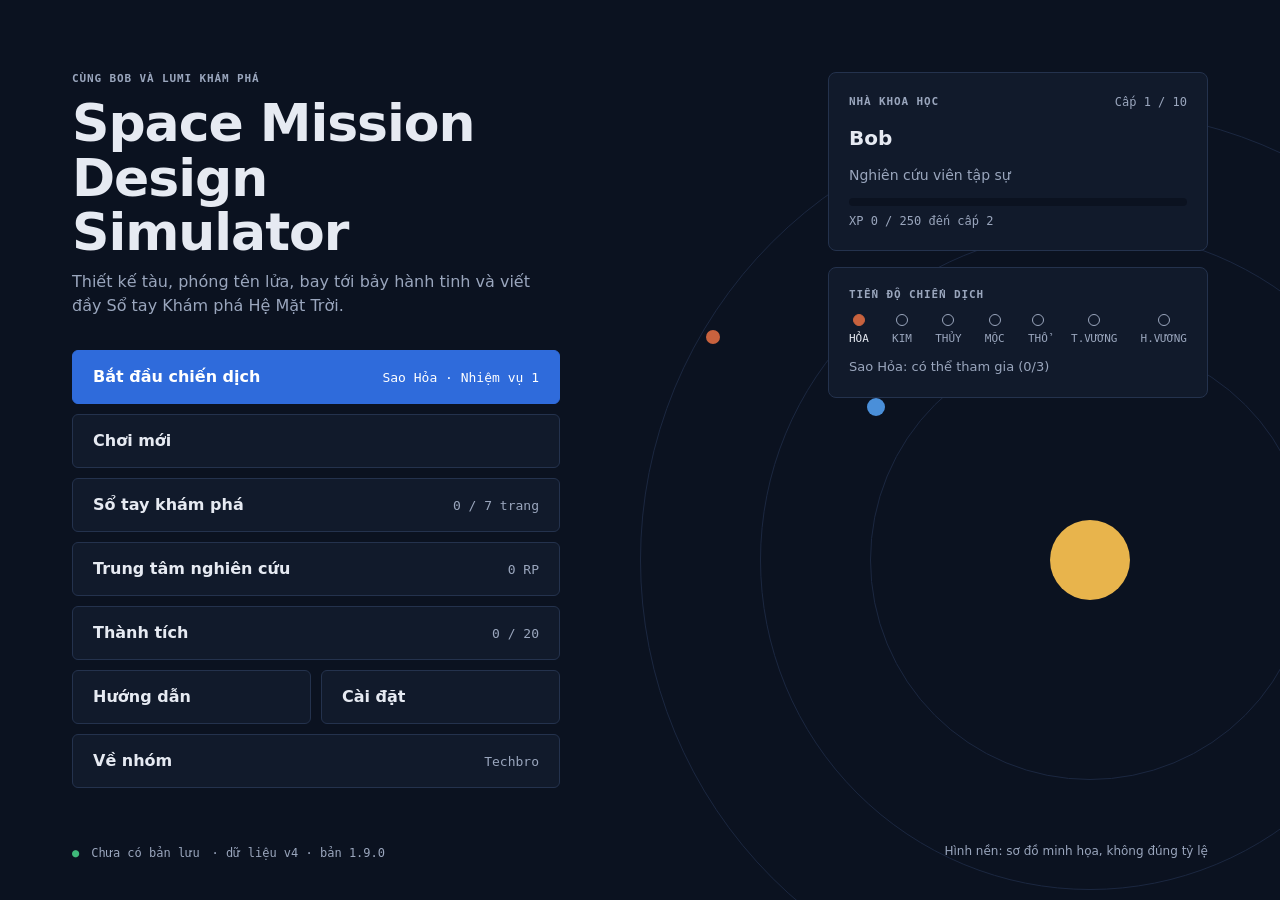
<file: index.html>
<!doctype html>
<html lang="vi">
<head>
<meta charset="utf-8">
<meta name="viewport" content="width=device-width, initial-scale=1, viewport-fit=cover">
<meta http-equiv="Content-Security-Policy" content="default-src 'self'; script-src 'self'; style-src 'self'; img-src 'self' data: blob:; connect-src 'self'; object-src 'none'; base-uri 'self'; form-action 'none'">
<meta name="description" content="Trò chơi giả lập thiết kế nhiệm vụ không gian: thiết kế tàu, quản lý tài nguyên, đưa nhiệm vụ đến bảy hành tinh. Do nhóm Techbro thực hiện.">
<meta name="theme-color" content="#0B1220">
<meta property="og:title" content="Space Mission Design Simulator">
<meta property="og:description" content="Trò chơi giả lập thiết kế nhiệm vụ không gian: thiết kế tàu, quản lý tài nguyên, đưa nhiệm vụ đến bảy hành tinh. Do nhóm Techbro thực hiện.">
<meta property="og:type" content="website">
<title>Space Mission Design Simulator</title>
<link rel="icon" type="image/svg+xml" href="favicon.svg">
<link rel="stylesheet" href="assets/game.css?v=1.9.0-06f78cbb">
<script src="assets/game.js?v=1.9.0-547c201f" defer></script>
</head>
<body>
<div id="app">
  <noscript><p class="fatal">Trò chơi cần bật JavaScript.</p></noscript>
</div>
</body>
</html>
</file>
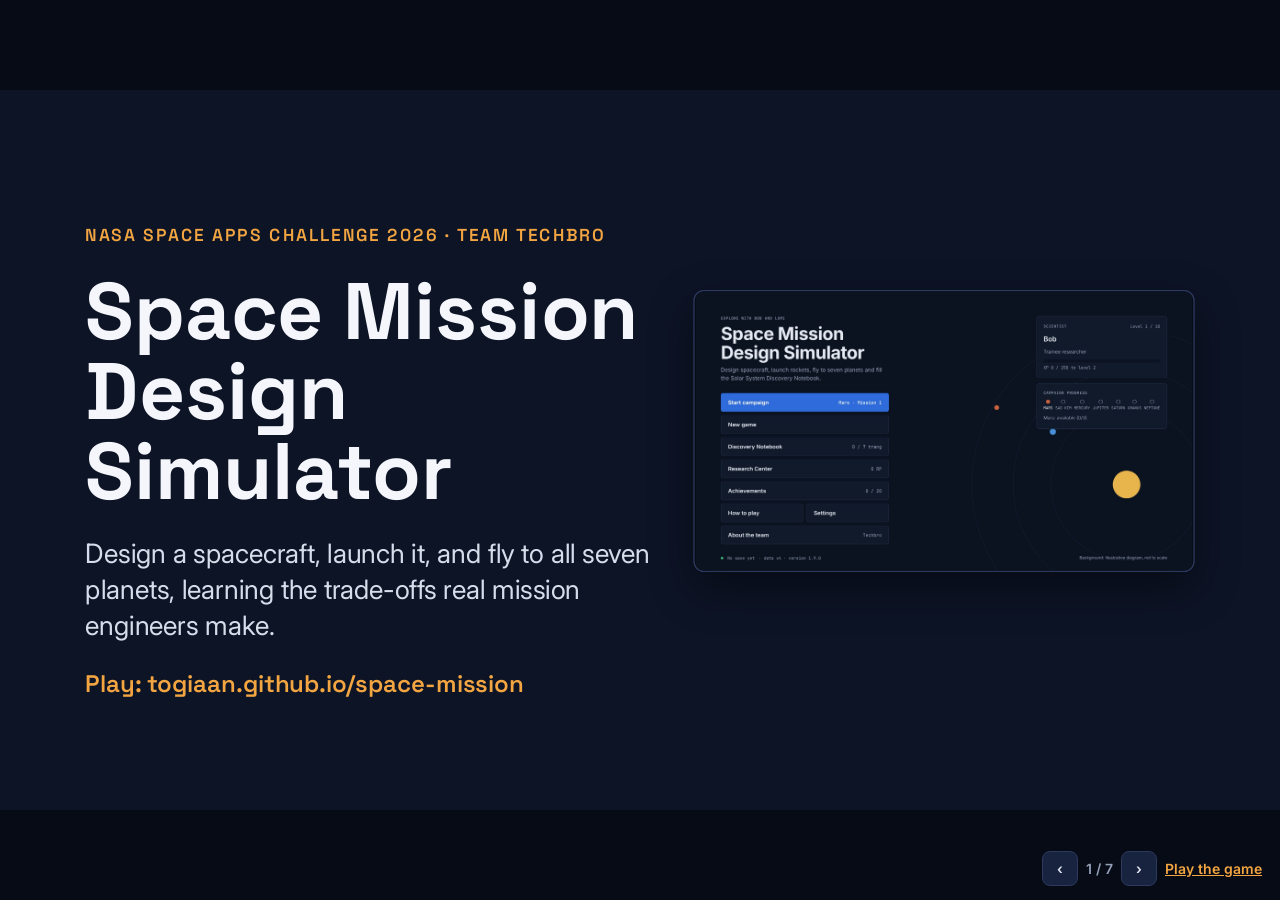
<file: demo/index.html>
<!doctype html>
<html lang="en"><head><meta charset="utf-8"><meta name="viewport" content="width=device-width,initial-scale=1">
<title>Space Mission Design Simulator – Demo</title>
<meta name="description" content="Team Techbro – NASA Space Apps Challenge 2026 project demo.">
<link rel="icon" href="../favicon.svg">
<link rel="preconnect" href="https://fonts.googleapis.com"><link rel="preconnect" href="https://fonts.gstatic.com" crossorigin>
<link rel="stylesheet" href="https://fonts.googleapis.com/css2?family=Space+Grotesk:wght@300..700&family=Inter:wght@400;600&display=swap">
<style>
*{box-sizing:border-box;margin:0}
html,body{background:#070B16;height:100%;overflow:hidden}
#stage{position:fixed;inset:0;display:flex;align-items:center;justify-content:center}
#deck{width:1920px;height:1080px;position:relative;transform-origin:center center;flex:none}
section{position:absolute;inset:0;width:1920px;height:1080px;overflow:hidden;opacity:0;pointer-events:none;transition:opacity .4s}
section.on{opacity:1;pointer-events:auto}
section:not(.on) .rise{animation:none}
ul{list-style:none}
body { font-family: 'Inter', Arial, sans-serif; color: #E8ECF4; }
section { background: #0D1426; padding: 128px; display: flex; flex-direction: column; gap: 40px; counter-increment: page; }
section.alt { background: #131D36; }
section.accent { background: #F2A541; color: #1A1408; }
h1, h2, h3 { font-family: 'Space Grotesk', Arial, sans-serif; }
h1 { font-size: 120px; font-weight: 700; line-height: 1.0; color: #F4F6FB; }
h2 { font-size: 72px; font-weight: 600; line-height: 1.05; color: #F4F6FB; }
h3 { font-size: 40px; font-weight: 600; line-height: 1.15; color: #F4F6FB; }
p { font-size: 32px; line-height: 1.4; color: #B9C3D6; }
.eyebrow { font-family: 'Space Grotesk', Arial, sans-serif; font-size: 26px; font-weight: 600; letter-spacing: 3px; color: #F2A541; }
.lead { font-size: 40px; line-height: 1.35; color: #D6DDEA; }
.small { font-size: 26px; line-height: 1.4; color: #93A0B8; }
.row { display: flex; gap: 64px; align-items: flex-start; }
.col { display: flex; flex-direction: column; gap: 28px; }
.shot { border-radius: 16px; border: 2px solid #2B3A5E; object-fit: contain; background: #070B16; box-shadow: 0 24px 64px rgba(0,0,0,0.45); }
.cards { display: grid; grid-template-columns: 1fr 1fr 1fr; gap: 28px; }
.cards2 { display: grid; grid-template-columns: 1fr 1fr; gap: 28px; }
.card { background: #18233F; border: 2px solid #26355A; border-radius: 20px; padding: 36px; display: flex; flex-direction: column; gap: 14px; }
.card .num { font-family: 'Space Grotesk', Arial, sans-serif; font-size: 72px; font-weight: 700; color: #F2A541; line-height: 1; }
.card .lbl { font-size: 28px; color: #B9C3D6; line-height: 1.35; }
.steps { display: grid; grid-template-columns: repeat(6, 1fr); gap: 20px; }
.step { background: #18233F; border: 2px solid #26355A; border-radius: 18px; padding: 28px 24px; display: flex; flex-direction: column; gap: 10px; }
.step .n { font-family: 'Space Grotesk', Arial, sans-serif; font-size: 28px; font-weight: 700; color: #6FA3FF; }
.step h3 { font-size: 34px; }
.step .d { font-size: 24px; line-height: 1.35; color: #B9C3D6; }
.pill { font-size: 26px; font-weight: 600; padding: 10px 22px; border-radius: 999px; background: #22325A; color: #DCE6FA; }
.pills { display: flex; flex-wrap: wrap; gap: 14px; }
.link { font-family: 'Space Grotesk', Arial, sans-serif; font-size: 36px; font-weight: 600; color: #F2A541; }
.accent h2 { color: #1A1408; }
.accent p { color: #3A2B10; }
.accent .eyebrow { color: #5A3C05; }
.footer { position: absolute; left: 128px; bottom: 56px; width: 1664px; font-size: 24px; color: #6F7E9C; }
.rise { animation: rise 600ms ease-out both; animation-delay: calc(var(--i, 0) * 120ms); }
@keyframes rise { from { opacity: 0; transform: translateY(24px); } to { opacity: 1; transform: translateY(0); } }

#nav{position:fixed;bottom:14px;right:18px;display:flex;gap:8px;align-items:center;font:600 14px Inter,Arial,sans-serif;color:#93A0B8;z-index:5}
#nav button{background:#18233F;color:#E8ECF4;border:1px solid #2B3A5E;border-radius:8px;padding:8px 14px;font:inherit;cursor:pointer}
#nav a{color:#F2A541}
@media print{
  @page{size:1920px 1080px;margin:0}
  html,body{height:auto;overflow:visible;background:none}
  #stage{position:static;display:block} #deck{transform:none!important;height:auto}
  section{position:relative;opacity:1;page-break-after:always;break-after:page}
  .rise{animation:none!important} #nav{display:none}
}
</style></head><body>
<div id="stage"><div id="deck">
<section id="cover" data-transition="fade" style="padding:0">

<div style="position:absolute; left:128px; top:200px; width:860px; display:flex; flex-direction:column; gap:36px">
<p class="eyebrow">NASA SPACE APPS CHALLENGE 2026 · TEAM TECHBRO</p>
<h1 class="rise">Space Mission Design Simulator</h1>
<p class="lead rise" style="--i:1">Design a spacecraft, launch it, and fly to all seven planets, learning the trade-offs real mission engineers make.</p>
<p class="link rise" style="--i:2">Play: togiaan.github.io/space-mission</p>
</div>
<img class="shot rise" src="img/menu.jpg" alt="Main menu of Space Mission Design Simulator" style="position:absolute; left:1040px; top:300px; width:752px; height:423px; --i:3">
</section>
<section id="why" class="alt" data-transition="fade">
<p class="eyebrow">WHY WE BUILT IT</p>
<h2 style="width:1500px">A great mission is not the biggest rocket. It is the best balance.</h2>
<p class="lead" style="width:1400px">Real engineers juggle money, mass, power, signal and time. We wanted kids aged 9 to 14 to feel that challenge with their own hands: try, fail, read the report, and fix one part.</p>
<div class="cards" style="margin-top:24px">
<div class="card rise" style="--i:0"><p class="num">7</p><p class="lbl">planets to reach, from Mars to Neptune</p></div>
<div class="card rise" style="--i:1"><p class="num">21</p><p class="lbl">missions: flybys, orbiters and special probes</p></div>
<div class="card rise" style="--i:2"><p class="num">26</p><p class="lbl">spacecraft parts in seven groups to combine</p></div>
</div>
</section>
<section id="flow" data-transition="fade">
<p class="eyebrow">HOW A MISSION PLAYS</p>
<h2>Six steps, the same flow real mission teams follow</h2>
<div class="steps" style="margin-top:24px">
<div class="step rise" style="--i:0"><p class="n">01</p><h3>Briefing</h3><p class="d">Goal, budget and the planet’s heat, radiation and dust</p></div>
<div class="step rise" style="--i:1"><p class="n">02</p><h3>Assembly</h3><p class="d">Drag or tap parts onto a hull and watch every resource change live</p></div>
<div class="step rise" style="--i:2"><p class="n">03</p><h3>Launch</h3><p class="d">Pick a rocket strong enough for the total mass</p></div>
<div class="step rise" style="--i:3"><p class="n">04</p><h3>Flight</h3><p class="d">Steer past satellites, the ISS and asteroids, with pilot assist for younger players</p></div>
<div class="step rise" style="--i:4"><p class="n">05</p><h3>Control</h3><p class="d">Run the mission year by year and answer events like dust storms</p></div>
<div class="step rise" style="--i:5"><p class="n">06</p><h3>Report</h3><p class="d">Score, stars and a clear explanation of what to improve</p></div>
</div>
<p class="lead" style="width:1500px; margin-top:24px">Events only happen when the design is truly at its limit, so every problem traces back to a choice the player made.</p>
</section>
<section id="assembly" class="alt" data-transition="fade">
<p class="eyebrow">THE ASSEMBLY WORKSHOP</p>
<div class="row">
<div class="col" style="width:600px">
<h2>Every part is a trade-off</h2>
<p>A bigger solar panel means more power but more mass. A bigger antenna sends more data but costs budget.</p>
<div class="pills">
<p class="pill">Budget</p><p class="pill">Mass</p><p class="pill">Energy</p><p class="pill">Communication</p><p class="pill">Data</p><p class="pill">Lifespan</p><p class="pill">Fuel</p>
</div>
<p class="small">Bars turn green, amber or red, with the reason written beside them.</p>
</div>
<img class="shot rise" src="img/assembly.jpg" alt="Assembly workshop: parts catalog on the left, spacecraft layout in the middle, live resource bars on the right" style="width:1000px; height:563px">
</div>
</section>
<section id="fly" data-transition="fade">
<p class="eyebrow">FLY, OPERATE, LEARN</p>
<h2>From the launch pad to the mission report</h2>
<div class="row" style="gap:40px">
<div class="col" style="width:812px">
<img class="shot rise" src="img/flight.jpg" alt="Piloting screen: the craft leaves Earth past the International Space Station at 403 km altitude" style="width:812px; height:457px">
<p class="small">Piloting: leave Earth past the ISS, which always orbits at about 410 km.</p>
</div>
<div class="col" style="width:812px">
<img class="shot rise" style="--i:1; width:812px; height:457px" src="img/report.jpg" alt="Mission report: Perfect mission, 96 points, three stars, a new Discovery Notebook line and score by criterion">
<p class="small">Report: score by criterion, rewards and a new page for the Discovery Notebook.</p>
</div>
</div>
</section>
<section id="science" class="alt" data-transition="fade">
<p class="eyebrow">THE SCIENCE INSIDE</p>
<h2>Real physics and NASA planet data</h2>
<div class="cards">
<div class="card rise" style="--i:0"><h3>Sunlight fades with distance</h3><p class="lbl">Solar output falls with the square of the distance. Mars gets about 43% of Earth’s sunlight, Jupiter only a few percent.</p></div>
<div class="card rise" style="--i:1"><h3>Signals fade too</h3><p class="lbl">Radio strength falls with the square of the distance to Earth, so outer-planet missions need bigger antennas and more storage.</p></div>
<div class="card rise" style="--i:2"><h3>NASA data</h3><p class="lbl">Planet distances from the NASA Planetary Fact Sheet. Planet facts from NASA Solar System Exploration.</p></div>
</div>
<div class="row" style="gap:40px; align-items:center">
<img class="shot" src="img/story.jpg" alt="Story screen: Bob and his AI companion LUMI set off" style="width:400px; height:225px">
<p class="lead" style="width:1220px">Bob and his AI companion LUMI fill the <i>Solar System Discovery Notebook</i>, one page and one “Did you know?” fact per planet.</p>
</div>
</section>
<section id="team" class="accent" data-transition="fade">
<p class="eyebrow">TEAM TECHBRO · CURIOUS STUDENTS WHO LOVE TO EXPLORE</p>
<h2>Try it, fail, and try again, just like real engineers</h2>
<div class="cards" style="grid-template-columns:repeat(5,1fr); gap:20px">
<div class="card" style="background:#FBE7C4; border-color:#E39A33"><h3 style="color:#1A1408">Tố Gia An</h3><p class="lbl" style="color:#3A2B10">Game design, ideas and the story of Bob and LUMI</p></div>
<div class="card" style="background:#FBE7C4; border-color:#E39A33"><h3 style="color:#1A1408">Nguyễn Việt Khoa</h3><p class="lbl" style="color:#3A2B10">Finding and checking NASA planet data</p></div>
<div class="card" style="background:#FBE7C4; border-color:#E39A33"><h3 style="color:#1A1408">Lê Minh Phong</h3><p class="lbl" style="color:#3A2B10">Playtesting, balancing and player experience</p></div>
<div class="card" style="background:#FBE7C4; border-color:#E39A33"><h3 style="color:#1A1408">Nguyễn Lại Cao Minh</h3><p class="lbl" style="color:#3A2B10">Testing and the project demo</p></div>
<div class="card" style="background:#FBE7C4; border-color:#E39A33"><h3 style="color:#1A1408">Bùi Minh Nguyên</h3><p class="lbl" style="color:#3A2B10">Visual and interface feedback</p></div>
</div>
<p style="font-size:30px; color:#3A2B10; width:1600px">Free in any browser, Vietnamese and English, no account needed. Built with help from an AI coding assistant, following the team’s design and testing.</p>
<p style="font-family:'Space Grotesk', Arial, sans-serif; font-size:44px; font-weight:700; color:#1A1408">togiaan.github.io/space-mission</p>
</section>

</div></div>
<div id="nav"><button id="prev" aria-label="Previous slide">‹</button><span id="count"></span><button id="next" aria-label="Next slide">›</button><a href="../">Play the game</a></div>
<script>
const s=[...document.querySelectorAll('#deck section')];let i=Math.max(0,Math.min(s.length-1,(parseInt(location.hash.slice(1))||1)-1));
const deck=document.getElementById('deck');
function fit(){const k=Math.min(innerWidth/1920,innerHeight/1080);deck.style.transform='scale('+k+')';}
function show(n){i=Math.max(0,Math.min(s.length-1,n));s.forEach((e,j)=>e.classList.toggle('on',j===i));document.getElementById('count').textContent=(i+1)+' / '+s.length;history.replaceState(null,'','#'+(i+1));}
addEventListener('resize',fit);addEventListener('hashchange',()=>{const n=(parseInt(location.hash.slice(1))||1)-1;if(n!==i)show(n);});
addEventListener('keydown',e=>{if(['ArrowRight','PageDown',' '].includes(e.key))show(i+1);if(['ArrowLeft','PageUp'].includes(e.key))show(i-1);});
document.getElementById('next').onclick=()=>show(i+1);document.getElementById('prev').onclick=()=>show(i-1);
let x0=null;addEventListener('touchstart',e=>x0=e.touches[0].clientX);addEventListener('touchend',e=>{if(x0===null)return;const d=e.changedTouches[0].clientX-x0;if(Math.abs(d)>40)show(i+(d<0?1:-1));x0=null;});
fit();show(i);
</script></body></html>
</file>
<file: assets/game.css>
/* Design tokens: màu, chữ, khoảng cách. Đổi giao diện chỉ cần sửa ở đây. */
:root {
  color-scheme: dark;
  --bg: #0B1220;
  --surface: #111A2B;
  --surface-2: #16223A;
  --surface-3: #1B2438;
  --line: #24324D;
  --line-strong: #2E3E5E;
  --text: #E6EAF2;
  --text-2: #C7CFDD;
  --muted: #9AA6BD;
  --primary: #2F6BDB;
  --primary-soft: #122042;
  --primary-tag: #1F3566;
  --primary-text: #BFD6FF;
  --link: #7FB0FF;
  --ok: #3FB97A;
  --ok-soft: #13301F;
  --ok-text: #7FE0A8;
  --warn: #E8A33D;
  --warn-soft: #3A2A10;
  --warn-text: #F2C077;
  --danger: #F06A6E;
  --danger-soft: #3A1517;
  --danger-text: #FF9C95;
  --star: #E8A33D;
  --focus: #7FB0FF;

  --font-sans: Inter, "Segoe UI", system-ui, -apple-system, Roboto, "Helvetica Neue", Arial, sans-serif;
  --font-mono: "JetBrains Mono", ui-monospace, "SFMono-Regular", Menlo, Consolas, monospace;

  --radius-s: 6px;
  --radius-m: 8px;
  --gap-1: 4px;
  --gap-2: 8px;
  --gap-3: 12px;
  --gap-4: 16px;
  --gap-5: 24px;
  --gap-6: 32px;
  --page-x: 32px;
  --header-h: 64px;
  --tap: 44px; /* vùng chạm tối thiểu */
  --dur: 160ms;
}

@media (max-width: 900px) { :root { --page-x: 20px; } }
@media (max-width: 480px) { :root { --page-x: 16px; --header-h: 56px; } }

:root[data-reduced-motion="true"] { --dur: 0ms; }
@media (prefers-reduced-motion: reduce) { :root { --dur: 0ms; } }

*, *::before, *::after { box-sizing: border-box; }
html { -webkit-text-size-adjust: 100%; text-size-adjust: 100%; }
body {
  margin: 0;
  min-height: 100vh;
  min-height: 100dvh;
  background: var(--bg);
  color: var(--text);
  font: 400 16px/1.5 var(--font-sans);
  -webkit-font-smoothing: antialiased;
  overflow-x: hidden;
}
h1, h2, h3, p { margin: 0; }
button, input, select { font: inherit; color: inherit; }
button { cursor: pointer; }
button:disabled { cursor: not-allowed; }
a { color: var(--link); }
:focus-visible { outline: 2px solid var(--focus); outline-offset: 2px; }
/* Tiêu đề nhận tiêu điểm khi đổi màn hình (cho trình đọc màn hình), không cần viền. */
[tabindex="-1"]:focus { outline: none; }
[hidden] { display: none !important; }
.sr-only {
  position: absolute; width: 1px; height: 1px; padding: 0; margin: -1px;
  overflow: hidden; clip: rect(0 0 0 0); white-space: nowrap; border: 0;
}
.mono { font-family: var(--font-mono); }
.muted { color: var(--muted); }
.label {
  font: 600 11px/1.3 var(--font-mono);
  letter-spacing: .08em;
  text-transform: uppercase;
  color: var(--muted);
}
#app { min-height: 100vh; min-height: 100dvh; display: flex; flex-direction: column; }
.skip-link {
  position: absolute; left: 8px; top: -60px; z-index: 100;
  background: var(--primary); color: #fff; padding: 10px 14px; border-radius: var(--radius-s);
}
.skip-link:focus { top: 8px; }

/* Thành phần dùng chung: nút, bảng, thẻ, công tắc, thanh trượt, thông báo, hộp thoại. */
.btn {
  display: inline-flex; align-items: center; justify-content: center; gap: var(--gap-2);
  min-height: var(--tap); padding: 10px 16px;
  border: 1px solid var(--line); border-radius: var(--radius-s);
  background: var(--surface); color: var(--text);
  font-weight: 600; font-size: 15px; line-height: 1.2;
  transition: background var(--dur), border-color var(--dur);
}
.btn:hover:not(:disabled) { border-color: var(--line-strong); background: var(--surface-2); }
.btn:disabled { opacity: .5; }
.btn-primary { background: var(--primary); border-color: var(--primary); color: #fff; }
.btn-primary:hover:not(:disabled) { background: #3A78EA; border-color: #3A78EA; }
.btn-danger { border-color: var(--danger); color: var(--danger-text); }
.btn-danger:hover:not(:disabled) { background: var(--danger-soft); border-color: var(--danger); }
.btn-ghost { background: transparent; }

.panel { background: var(--surface); border: 1px solid var(--line); border-radius: var(--radius-m); padding: var(--gap-5); }

.tag {
  display: inline-block; padding: 3px 8px; border-radius: 4px;
  font: 600 11px/1.3 var(--font-mono); letter-spacing: .06em; text-transform: uppercase;
  background: var(--surface-3); color: var(--muted); white-space: nowrap;
}
.tag-progress { background: var(--primary-tag); color: var(--primary-text); }
.tag-available { background: var(--ok-soft); color: var(--ok-text); }
.tag-completed { background: #2A2412; color: var(--warn-text); }
.tag-base { background: var(--surface-2); }

.progress { height: 8px; background: var(--bg); border-radius: 4px; overflow: hidden; }
.progress > span { display: block; height: 100%; background: var(--primary); border-radius: 4px; transition: width var(--dur); }

/* Header màn hình */
.screen-header {
  min-height: var(--header-h); padding: 8px var(--page-x);
  border-bottom: 1px solid var(--line);
  display: flex; align-items: center; gap: var(--gap-4); flex-wrap: wrap;
}
.screen-header h1 { font-size: 18px; font-weight: 600; }
.screen-header .spacer { flex: 1 1 auto; }
.screen-header .stat { font: 400 13px/1.3 var(--font-mono); color: var(--muted); }

/* Biểu mẫu */
.field { display: flex; flex-direction: column; gap: var(--gap-2); }
.field-row {
  display: flex; align-items: center; justify-content: space-between; gap: var(--gap-4);
  min-height: var(--tap); padding: var(--gap-2) 0;
}
.field-row + .field-row { border-top: 1px solid var(--line); }
.field-row .hint { font-size: 13px; color: var(--muted); }
.input, .select {
  min-height: var(--tap); padding: 8px 12px; width: 100%;
  background: var(--bg); border: 1px solid var(--line); border-radius: var(--radius-s);
}
.input:focus, .select:focus { border-color: var(--focus); }
.input[aria-invalid="true"] { border-color: var(--danger); }

.switch {
  position: relative; flex: none; width: 52px; height: 30px; border-radius: 15px;
  background: var(--surface-3); border: 1px solid var(--line-strong); padding: 0;
  transition: background var(--dur);
}
.switch::after {
  content: ""; position: absolute; top: 3px; left: 3px; width: 22px; height: 22px; border-radius: 50%;
  background: var(--muted); transition: transform var(--dur), background var(--dur);
}
.switch[aria-checked="true"] { background: var(--primary); border-color: var(--primary); }
.switch[aria-checked="true"]::after { transform: translateX(22px); background: #fff; }
/* Vùng chạm 44px dù công tắc nhỏ hơn */
.switch::before { content: ""; position: absolute; inset: -8px -4px; }

.range { display: flex; align-items: center; gap: var(--gap-3); min-width: 180px; }
.range input { flex: 1; accent-color: var(--primary); min-height: var(--tap); }
.range output { width: 44px; text-align: right; font: 400 13px var(--font-mono); color: var(--muted); }

.segmented { display: inline-flex; border: 1px solid var(--line); border-radius: var(--radius-s); overflow: hidden; }
.segmented button {
  min-height: 40px; padding: 8px 14px; background: transparent; border: 0; color: var(--muted); font-size: 14px; font-weight: 600;
}
.segmented button + button { border-left: 1px solid var(--line); }
.segmented button[aria-pressed="true"] { background: var(--primary-soft); color: var(--primary-text); }

.banner {
  display: flex; gap: var(--gap-3); align-items: flex-start;
  padding: var(--gap-3) var(--gap-4); border-radius: var(--radius-s);
  border: 1px solid var(--warn); background: var(--warn-soft); color: var(--warn-text); font-size: 14px;
}

/* Thông báo nổi (toast) */
.toasts {
  position: fixed; z-index: 50; right: var(--gap-4); bottom: var(--gap-4);
  display: flex; flex-direction: column; gap: var(--gap-2); max-width: min(420px, calc(100vw - 32px));
  pointer-events: none;
}
.toast {
  pointer-events: auto; display: flex; gap: var(--gap-3); align-items: flex-start;
  padding: 12px 14px; border-radius: var(--radius-s);
  background: var(--surface-2); border: 1px solid var(--line-strong); border-left: 4px solid var(--primary);
  font-size: 14px; box-shadow: 0 8px 24px rgba(0,0,0,.35);
}
.toast-warning { border-left-color: var(--warn); }
.toast-error { border-left-color: var(--danger); }
.toast-success { border-left-color: var(--ok); }
.toast p { flex: 1; }
.toast button { background: none; border: 0; color: var(--muted); min-width: 28px; min-height: 28px; padding: 0; font-size: 18px; line-height: 1; }

/* Hộp thoại */
.modal {
  border: 1px solid var(--line-strong); border-radius: var(--radius-m);
  background: var(--surface); color: var(--text);
  padding: var(--gap-5); width: min(480px, calc(100vw - 32px)); max-height: calc(100dvh - 32px);
}
.modal::backdrop { background: rgba(5, 9, 18, .72); }
.modal h2 { font-size: 20px; margin-bottom: var(--gap-3); }
.modal p { color: var(--text-2); font-size: 15px; }
.modal .actions { display: flex; justify-content: flex-end; gap: var(--gap-3); margin-top: var(--gap-5); flex-wrap: wrap; }
.modal details { margin-top: var(--gap-3); font-size: 13px; color: var(--muted); }
.modal pre { white-space: pre-wrap; word-break: break-word; max-height: 160px; overflow: auto; font: 12px/1.4 var(--font-mono); }

/* Màn hình lỗi */
.fatal { margin: auto; max-width: 640px; padding: var(--gap-6) var(--page-x); display: flex; flex-direction: column; gap: var(--gap-4); }
.fatal h1 { font-size: 24px; }
.fatal ul { margin: 0; padding-left: 20px; color: var(--muted); font: 13px/1.5 var(--font-mono); }

/* ===== Menu chính ===== */
.menu { position: relative; flex: 1; display: grid; grid-template-columns: minmax(0, 560px) minmax(0, 1fr); overflow: hidden; overflow: clip; }
.menu-orbits { position: absolute; inset: 0; pointer-events: none; }
.menu-orbits span { position: absolute; border-radius: 50%; }
.menu-orbits .orbit { border: 1px solid #1B2740; }
.menu-main { position: relative; padding: 72px 0 40px 72px; display: flex; flex-direction: column; gap: var(--gap-6); }
.menu-title { display: flex; flex-direction: column; gap: 10px; }
.menu-title h1 { font-size: clamp(34px, 5vw, 52px); line-height: 1.05; font-weight: 700; letter-spacing: -.02em; }
.menu-title p { color: var(--muted); }
.menu-nav { display: flex; flex-direction: column; gap: 10px; }
.menu-btn {
  display: flex; justify-content: space-between; align-items: center; gap: var(--gap-3);
  width: 100%; min-height: 52px; padding: 14px 20px; text-align: left;
  border: 1px solid var(--line); border-radius: var(--radius-s); background: var(--surface); color: var(--text);
  font-size: 16px; font-weight: 600;
}
.menu-btn:hover:not(:disabled) { background: var(--surface-2); border-color: var(--line-strong); }
.menu-btn:disabled { opacity: .55; }
.menu-btn .meta { font: 400 13px var(--font-mono); color: var(--muted); text-align: right; }
.menu-btn.primary { background: var(--primary); border-color: var(--primary); color: #fff; }
.menu-btn.primary .meta { color: #fff; }
.menu-btn.primary:hover { background: #3A78EA; }
.menu-pair { display: grid; grid-template-columns: repeat(2, minmax(0, 1fr)); gap: 10px; }
.menu-status { margin-top: auto; font: 12px var(--font-mono); color: var(--muted); display: flex; flex-wrap: wrap; gap: 4px 12px; }
.menu-status .dot-ok { color: var(--ok); }
.menu-status .dot-warn { color: var(--warn); }
.menu-side { position: relative; padding: 72px 72px 40px 48px; display: flex; flex-direction: column; align-items: flex-end; gap: var(--gap-4); }
.menu-side .panel { width: min(380px, 100%); padding: 20px; display: flex; flex-direction: column; gap: 12px; }
.profile-name { font-size: 20px; font-weight: 600; overflow-wrap: anywhere; }
.campaign-dots { display: flex; justify-content: space-between; gap: 4px; }
.campaign-dots > div { display: flex; flex-direction: column; align-items: center; gap: 6px; min-width: 0; }
.campaign-dots .dot { width: 12px; height: 12px; border-radius: 50%; border: 1px solid var(--muted); }
.campaign-dots .name { font: 11px var(--font-mono); color: var(--muted); white-space: nowrap; }
.campaign-dots .on .name { color: var(--text); }
.menu-note { margin-top: auto; font-size: 12px; color: var(--muted); }

@media (max-width: 1100px) {
  .menu-main { padding: 56px 0 32px 48px; }
  .menu-side { padding: 56px 48px 32px 32px; }
}
@media (max-width: 900px) {
  .menu { grid-template-columns: 1fr; }
  .menu-main { padding: 40px var(--page-x) 16px; max-width: 640px; }
  .menu-side { padding: 0 var(--page-x) 32px; align-items: stretch; max-width: 640px; }
  .menu-side .panel { width: 100%; }
  .menu-orbits, .menu-note { display: none; }
  .menu-note { margin-top: 0; }
}
@media (max-width: 480px) {
  .menu-main { padding-top: 28px; gap: var(--gap-5); }
  .menu-btn { padding: 12px 16px; }
}

/* ===== Cài đặt ===== */
.settings { flex: 1; padding: var(--gap-5) var(--page-x) var(--gap-6); display: grid; grid-template-columns: repeat(2, minmax(0, 1fr)); gap: var(--gap-5); align-content: start; max-width: 1200px; width: 100%; margin: 0 auto; }
.settings .panel { display: flex; flex-direction: column; gap: var(--gap-2); }
.settings .panel h2 { font-size: 16px; margin-bottom: var(--gap-2); }
.settings .full { grid-column: 1 / -1; }
.settings .actions { display: flex; flex-wrap: wrap; gap: var(--gap-3); margin-top: var(--gap-2); }
.name-row { display: flex; gap: var(--gap-3); }
.name-row .input { flex: 1; }
.field-error { color: var(--danger-text); font-size: 13px; min-height: 1em; }
@media (max-width: 900px) { .settings { grid-template-columns: 1fr; } }
@media (max-width: 480px) {
  .settings .panel { padding: var(--gap-4); }
  .field-row.wrap { flex-wrap: wrap; }
  .range { width: 100%; }
}

/* ===== Chọn chiến dịch ===== */
.campaign { flex: 1; display: flex; flex-direction: column; min-height: 0; }
.track {
  position: relative; border-bottom: 1px solid var(--line);
  padding: var(--gap-5) var(--page-x);
  display: flex; align-items: stretch; gap: var(--gap-2);
  overflow-x: auto; scroll-snap-type: x proximity; scrollbar-width: thin;
}
.track::before { content: ""; position: absolute; left: var(--page-x); right: var(--page-x); top: 50%; height: 1px; background: var(--line); }
.planet-card {
  position: relative; flex: 1 0 128px; scroll-snap-align: center;
  display: flex; flex-direction: column; align-items: center; justify-content: flex-end; gap: 10px;
  min-height: 200px; padding: 16px 8px;
  background: var(--surface); border: 1px solid var(--line); border-radius: var(--radius-m); color: var(--text);
  font-size: 15px; text-align: center;
}
button.planet-card:hover { border-color: var(--line-strong); }
.planet-card[aria-pressed="true"] { border-color: var(--primary); background: var(--primary-soft); }
.planet-card.is-locked .planet-name { color: var(--muted); }
.planet-card.is-locked .planet-body { filter: saturate(.45) brightness(.8); }
.planet-card .planet-name { font-weight: 600; }
.planet-visual { flex: 1; display: flex; align-items: center; justify-content: center; min-height: 84px; }
.planet-body { border-radius: 50%; position: relative; }
.planet-ring { position: absolute; left: 50%; top: 50%; transform: translate(-50%, -50%); border: 2px solid #6F6550; border-radius: 50%; }
.track-note { padding: 8px var(--page-x); font-size: 12px; color: var(--muted); text-align: right; border-bottom: 1px solid var(--line); }
.track { border-bottom: 0; }
.campaign-body { flex: 1; padding: var(--gap-5) var(--page-x) var(--gap-6); display: grid; grid-template-columns: repeat(3, minmax(0, 1fr)); gap: var(--gap-5); align-content: start; }
.campaign-body .panel { display: flex; flex-direction: column; gap: var(--gap-3); min-width: 0; }
.campaign-body h2 { font-size: 24px; line-height: 1.2; }
.campaign-body .summary { font-size: 14px; color: var(--text-2); line-height: 1.55; }
.facts { display: grid; grid-template-columns: repeat(2, minmax(0, 1fr)); gap: var(--gap-3); margin-top: auto; }
.facts > div { display: flex; flex-direction: column; gap: 4px; }
.facts .value { font: 16px var(--font-mono); }
.source-note { font-size: 12px; color: var(--muted); }
.mission-list { list-style: none; margin: 0; padding: 0; display: flex; flex-direction: column; gap: var(--gap-3); }
.mission-row {
  width: 100%; display: flex; align-items: center; gap: var(--gap-3); padding: 12px;
  border-radius: var(--radius-s); border: 1px solid transparent; background: var(--surface-2); color: var(--text); text-align: left; font-size: 15px;
}
.mission-row .idx { font: 12px var(--font-mono); color: var(--muted); }
.mission-row .txt { flex: 1; display: flex; flex-direction: column; gap: 2px; min-width: 0; }
.mission-row .title { font-weight: 600; }
.mission-row .sub { font-size: 13px; color: var(--muted); }
.mission-row .stars { font-family: var(--font-mono); color: var(--star); letter-spacing: 1px; }
.mission-row.is-available { background: var(--primary-soft); border-color: var(--primary); }
.mission-row.is-available .sub, .mission-row.is-available .idx { color: var(--primary-text); }
.mission-row.is-available .go { font-size: 14px; font-weight: 600; white-space: nowrap; }
.mission-row.is-locked { background: transparent; border: 1px dashed var(--line); }
.mission-row.is-locked .title { color: var(--muted); }
.req-list { list-style: none; margin: 0; padding: 0; display: flex; flex-direction: column; gap: 6px; font-size: 14px; color: var(--text-2); }
.req-list .met { color: var(--ok-text); }
.req-block { display: flex; flex-direction: column; gap: 6px; }
.req-block + .req-block { border-top: 1px solid var(--line); padding-top: var(--gap-3); }
.empty-note { font-size: 14px; color: var(--muted); }

@media (max-width: 1100px) {
  .campaign-body { grid-template-columns: repeat(2, minmax(0, 1fr)); }
  .campaign-body .panel-unlock { grid-column: 1 / -1; }
}
@media (max-width: 760px) {
  .campaign-body { grid-template-columns: 1fr; }
  .planet-card { flex: 0 0 120px; min-height: 176px; }
  .track-note { text-align: left; }
}
@media (max-width: 480px) {
  .campaign-body { padding-top: var(--gap-4); gap: var(--gap-4); }
  .campaign-body .panel { padding: var(--gap-4); }
  .campaign-body h2 { font-size: 20px; }
  .planet-card { flex-basis: 108px; min-height: 160px; font-size: 14px; }
}

/* ===== Khung chung các màn hình nhiệm vụ ===== */
.mission-header { gap: var(--gap-3) var(--gap-4); }
.mh-title { display: flex; flex-direction: column; gap: 2px; min-width: 0; }
.mh-title h1 { font-size: 18px; line-height: 1.2; }
.stepper { list-style: none; margin: 0; padding: 0; display: flex; gap: 4px; }
.step { display: flex; align-items: center; gap: 6px; padding: 6px 10px; border-radius: 4px; font: 600 12px/1 var(--font-mono); color: var(--muted); }
.step-num { display: inline-grid; place-items: center; width: 20px; height: 20px; border-radius: 50%; border: 1px solid var(--line-strong); font-size: 11px; }
.step.is-active { background: var(--primary-soft); color: var(--primary-text); }
.step.is-active .step-num { background: var(--primary); border-color: var(--primary); color: #fff; }
.step.is-done .step-num { background: var(--ok-soft); border-color: var(--ok); color: var(--ok-text); }
@media (max-width: 1100px) { .step-name { display: none; } .step.is-active .step-name { display: inline; } }
@media (max-width: 600px) { .stepper { display: none; } }

.page { flex: 1; padding: var(--gap-5) var(--page-x) var(--gap-6); width: 100%; max-width: 1440px; margin: 0 auto; }
.grid-2 { display: grid; grid-template-columns: minmax(0, 1.4fr) minmax(0, 1fr); gap: var(--gap-5); align-items: start; }
.grid-3 { display: grid; grid-template-columns: repeat(3, minmax(0, 1fr)); gap: var(--gap-5); align-items: start; }
.stack { display: flex; flex-direction: column; gap: var(--gap-4); }
.panel h2 { font-size: 18px; }
.panel h3 { font-size: 15px; }
@media (max-width: 1000px) { .grid-2, .grid-3 { grid-template-columns: 1fr; } }

.advisor { display: flex; gap: var(--gap-3); align-items: flex-start; }
.avatar { flex: none; width: 44px; height: 44px; border-radius: 50%; display: grid; place-items: center; font: 700 13px var(--font-mono); background: var(--surface-3); color: var(--text-2); border: 1px solid var(--line-strong); }
.advisor .who { font-weight: 600; font-size: 14px; }
.advisor p { color: var(--text-2); font-size: 14px; line-height: 1.55; margin-top: 2px; }

.obj-list { list-style: none; margin: 0; padding: 0; display: flex; flex-direction: column; }
.obj-list li { display: flex; gap: var(--gap-3); align-items: baseline; padding: 9px 0; border-bottom: 1px solid var(--line); font-size: 14px; }
.obj-list li:last-child { border-bottom: 0; }
.obj-kind { flex: none; font: 600 10px/1.6 var(--font-mono); letter-spacing: .06em; padding: 0 6px; border-radius: 3px; background: var(--surface-3); color: var(--muted); }
.obj-kind.primary { background: var(--primary-tag); color: var(--primary-text); }
.obj-mark { flex: none; width: 1.2em; text-align: center; }
.obj-mark.met { color: var(--ok); }
.obj-mark.unmet { color: var(--danger); }
.obj-detail { margin-left: auto; color: var(--muted); font: 12px var(--font-mono); white-space: nowrap; }

.kv-grid { display: grid; grid-template-columns: repeat(2, minmax(0, 1fr)); gap: var(--gap-3); }
.kv-grid > div { display: flex; flex-direction: column; gap: 2px; }
.kv-grid .value { font: 15px var(--font-mono); }
.hazards { display: flex; flex-wrap: wrap; gap: 6px; }
.hz { font: 600 11px/1 var(--font-mono); padding: 6px 8px; border-radius: 4px; background: var(--surface-3); color: var(--muted); }
.hz.lv-1 { color: var(--warn-text); }
.hz.lv-2 { background: var(--warn-soft); color: var(--warn-text); }
.hz.lv-3 { background: var(--danger-soft); color: var(--danger-text); }
.actions-row { display: flex; flex-wrap: wrap; gap: var(--gap-3); align-items: center; }

/* ===== Bảng tài nguyên ===== */
.res-list { list-style: none; margin: 0; padding: 0; }
.res { padding: 8px 0; border-bottom: 1px solid var(--line); display: flex; flex-direction: column; gap: 6px; }
.res:last-child { border-bottom: 0; }
.res-top { display: flex; justify-content: space-between; gap: var(--gap-2); font-size: 13px; }
.res-val { font-size: 12px; color: var(--text-2); white-space: nowrap; }
.bar { position: relative; height: 6px; background: var(--bg); border-radius: 3px; overflow: hidden; }
.bar > span { display: block; height: 100%; border-radius: 3px; background: var(--ok); transition: width var(--dur); }
.bar-supply::after { content: ""; position: absolute; left: 50%; top: 0; bottom: 0; width: 1px; background: var(--line-strong); }
.st-warning .bar > span { background: var(--warn); }
.st-critical .bar > span { background: var(--danger); }
.st-warning .res-name::before, .st-critical .res-name::before { content: "▲ "; }
.st-warning .res-name { color: var(--warn-text); }
.st-critical .res-name { color: var(--danger-text); }
.res-list.compact .res { padding: 5px 0; gap: 4px; }
.dot-st.st-ok { color: var(--ok); } .dot-st.st-warning { color: var(--warn); } .dot-st.st-critical { color: var(--danger); }
.stars { color: var(--star); font-family: var(--font-mono); letter-spacing: 2px; }

/* ===== Lắp ráp ===== */
.assembly { flex: none; display: grid; grid-template-columns: 300px minmax(0, 1fr) 340px; min-height: 0; height: calc(100dvh - var(--header-h) - 1px); }
.assembly { grid-template-rows: minmax(0, 1fr); }
.assembly > .asm-col { overflow-y: auto; min-height: 0; }
.asm-col { min-width: 0; display: flex; flex-direction: column; gap: var(--gap-3); padding: var(--gap-4); }
.asm-palette { border-right: 1px solid var(--line); }
.asm-inspector { border-left: 1px solid var(--line); }
.asm-center { align-items: center; }
.chips { display: flex; flex-wrap: wrap; gap: 6px; }
.chip {
  min-height: 36px; padding: 6px 12px; border-radius: 18px; border: 1px solid var(--line);
  background: transparent; color: var(--text-2); font-size: 13px; font-weight: 500; white-space: nowrap;
}
.chip[aria-pressed="true"] { background: var(--primary-soft); border-color: var(--primary); color: var(--primary-text); }
.comp-list { list-style: none; margin: 0; padding: 0; display: flex; flex-direction: column; gap: 8px; overflow-y: auto; }
.comp-card {
  width: 100%; display: flex; flex-direction: column; gap: 6px; padding: 10px 12px; text-align: left;
  border-radius: var(--radius-m); border: 1px solid var(--line); background: var(--surface-2); color: var(--text);
  touch-action: none; user-select: none; -webkit-user-select: none;
}
.comp-card:hover { border-color: var(--line-strong); }
.comp-card[aria-pressed="true"] { border-color: var(--primary); background: var(--primary-soft); }
.comp-card.is-locked { opacity: .6; }
.comp-card .cn { font-weight: 600; font-size: 14px; display: flex; gap: 8px; align-items: center; }
.comp-card .sw { width: 10px; height: 10px; border-radius: 2px; flex: none; }
.comp-card .cd { font-size: 12px; color: var(--muted); line-height: 1.4; }
.comp-card .kv { display: flex; flex-wrap: wrap; gap: 4px 10px; font: 11px var(--font-mono); color: var(--text-2); }
.comp-card .fit { font: 11px var(--font-mono); color: var(--muted); }
.comp-card .fit.ok { color: var(--ok-text); }
.asm-toolbar { display: flex; flex-wrap: wrap; gap: var(--gap-2); align-items: center; width: 100%; }
.asm-toolbar .select { width: auto; min-width: 0; flex: 1 1 160px; }
.hull-view { width: 100%; display: flex; justify-content: center; }
.hull-canvas { position: relative; width: min(100%, 560px); aspect-ratio: 1; background:
  radial-gradient(circle at 50% 50%, rgba(47,107,219,.08), transparent 60%),
  repeating-linear-gradient(0deg, transparent 0 39px, rgba(36,50,77,.45) 39px 40px),
  repeating-linear-gradient(90deg, transparent 0 39px, rgba(36,50,77,.45) 39px 40px);
  border: 1px solid var(--line); border-radius: var(--radius-m); }
.hull-body { position: absolute; border-radius: 10px; background: linear-gradient(180deg, #24324D, #1B2740); border: 1px solid var(--line-strong); }
.slot {
  position: absolute; display: grid; place-items: center; padding: 0; overflow: hidden;
  border: 1px dashed var(--line-strong); border-radius: 4px; background: rgba(11,18,32,.65); color: var(--muted);
  font: 600 10px/1.1 var(--font-sans); transition: border-color var(--dur), background var(--dur), box-shadow var(--dur);
}
.slot-wing { background: repeating-linear-gradient(90deg, rgba(11,18,32,.65) 0 10px, rgba(36,50,77,.5) 10px 11px); }
.slot.filled { border: 1px solid var(--c, var(--primary)); background: color-mix(in srgb, var(--c, var(--primary)) 22%, #0B1220); color: var(--text); }
.slot-name { padding: 0 2px; text-align: center; overflow: hidden; text-overflow: ellipsis; display: -webkit-box; -webkit-line-clamp: 2; -webkit-box-orient: vertical; }
.slot-plus { font-size: 14px; opacity: .6; }
.slot.is-target { border: 2px solid var(--ok); box-shadow: 0 0 0 3px rgba(63,185,122,.25); color: var(--ok-text); }
.slot.is-target.filled { border-color: var(--warn); box-shadow: 0 0 0 3px rgba(232,163,61,.25); }
.slot.is-selected { border: 2px solid var(--primary); box-shadow: 0 0 0 3px rgba(47,107,219,.35); }
.slot.is-drop { background: rgba(63,185,122,.35); }
.slot.is-invalid { animation: shake 260ms; border-color: var(--danger); }
@keyframes shake { 25% { transform: translateX(-3px); } 75% { transform: translateX(3px); } }
:root[data-reduced-motion="true"] .slot.is-invalid { animation: none; }
.asm-hint { font-size: 13px; color: var(--muted); text-align: center; min-height: 1.4em; }
.slot-buttons { display: flex; flex-wrap: wrap; gap: 6px; }
.slot-buttons .btn { min-height: 40px; padding: 8px 12px; font-size: 13px; }
.score-big { display: flex; align-items: baseline; gap: 8px; }
.score-big .num { font: 700 32px/1 var(--font-mono); }
.issue-list { list-style: none; margin: 0; padding: 0; display: flex; flex-direction: column; gap: 6px; font-size: 13px; }
.issue-list li { display: flex; flex-direction: column; gap: 2px; padding: 8px 10px; border-radius: 6px; background: var(--surface-2); border-left: 3px solid var(--warn); }
.issue-list li.critical { border-left-color: var(--danger); }
.issue-list .adv { color: var(--muted); font-size: 12px; }
.drag-ghost { position: fixed; z-index: 60; pointer-events: none; padding: 8px 12px; border-radius: 6px; background: var(--primary); color: #fff; font-weight: 600; font-size: 13px; transform: translate(-50%, -120%); box-shadow: 0 8px 24px rgba(0,0,0,.4); }
.inspect-card { display: flex; flex-direction: column; gap: 6px; padding: 12px; border-radius: var(--radius-m); background: var(--surface-2); border: 1px solid var(--line); }
.mobile-res { display: none; }

@media (max-width: 1200px) {
  .assembly { grid-template-columns: 260px minmax(0, 1fr) 300px; }
}
@media (max-width: 1000px) {
  .assembly { grid-template-columns: 1fr; grid-template-rows: none; height: auto; }
  .assembly > .asm-col { overflow: visible; }
  .asm-palette, .asm-inspector { border: 0; }
  .asm-center { order: 1; padding-bottom: 0; }
  .asm-palette { order: 2; }
  .asm-inspector { order: 3; border-top: 1px solid var(--line); }
  .comp-list { flex-direction: row; overflow-x: auto; padding-bottom: 6px; scroll-snap-type: x proximity; }
  .comp-list > li { flex: 0 0 210px; scroll-snap-align: start; }
  .mobile-res { display: block; width: 100%; }
  .asm-inspector .res-wrap { display: none; }
}

/* ===== Phóng / tự lái / điều khiển ===== */
.stage { position: relative; flex: 1; display: flex; flex-direction: column; min-height: 0; }
.scene { position: relative; flex: 1; min-height: 320px; background: #050A14; overflow: hidden; touch-action: none; }
.scene canvas { position: absolute; inset: 0; width: 100%; height: 100%; display: block; }
.hud { position: absolute; z-index: 2; left: 0; right: 0; top: 0; padding: 12px var(--page-x); display: flex; flex-wrap: wrap; gap: 8px 16px; align-items: flex-start; pointer-events: none; }
.hud > * { pointer-events: auto; }
.hud-box { background: rgba(17,26,43,.88); border: 1px solid var(--line); border-radius: 6px; padding: 8px 12px; display: flex; flex-direction: column; gap: 4px; min-width: 140px; }
.hud-box .bar { width: 100%; }
.hud .spacer { flex: 1; }
.overlay { position: absolute; z-index: 1; inset: 0; display: grid; place-items: center; background: rgba(5,9,18,.72); padding: var(--page-x); }
.overlay .panel { max-width: 520px; display: flex; flex-direction: column; gap: var(--gap-3); }
.touch-pad { position: absolute; bottom: 16px; left: 16px; right: 16px; display: flex; justify-content: space-between; pointer-events: none; }
.touch-pad button { pointer-events: auto; width: 84px; height: 84px; border-radius: 50%; border: 1px solid var(--line-strong); background: rgba(22,34,58,.8); color: var(--text); font-size: 28px; touch-action: none; user-select: none; -webkit-user-select: none; }
.touch-pad button.is-down { background: var(--primary); border-color: var(--primary); }
.keys-hint { font: 12px var(--font-mono); color: var(--muted); }
.kbd { display: inline-block; padding: 2px 6px; border: 1px solid var(--line-strong); border-radius: 4px; background: var(--surface-2); color: var(--text); }

.control { flex: 1; display: grid; grid-template-columns: minmax(0, 1fr) 360px; min-height: 0; }
.control-main { padding: var(--gap-4) var(--page-x); display: flex; flex-direction: column; gap: var(--gap-4); min-width: 0; }
.control-side { border-left: 1px solid var(--line); padding: var(--gap-4); display: flex; flex-direction: column; gap: var(--gap-4); }
.timeline { position: relative; height: 140px; border: 1px solid var(--line); border-radius: var(--radius-m); background: #070D19; overflow: hidden; }
.timeline svg { width: 100%; height: 100%; display: block; }
.clock { display: flex; flex-wrap: wrap; align-items: center; gap: var(--gap-3); }
.clock .big { font: 600 22px var(--font-mono); }
.log-list { list-style: none; margin: 0; padding: 0; display: flex; flex-direction: column; max-height: 320px; overflow-y: auto; }
.log-list li { display: flex; gap: 10px; padding: 8px 0; border-bottom: 1px solid var(--line); font-size: 13px; line-height: 1.45; }
.log-list .when { flex: none; width: 64px; font: 12px var(--font-mono); color: var(--muted); }
.log-list li.ev { color: var(--warn-text); }
.gauges { display: grid; grid-template-columns: repeat(3, minmax(0, 1fr)); gap: var(--gap-3); }
.gauge { background: var(--surface); border: 1px solid var(--line); border-radius: var(--radius-m); padding: 12px; display: flex; flex-direction: column; gap: 6px; }
.gauge .value { font: 600 18px var(--font-mono); }
.event-options { display: flex; flex-direction: column; gap: 8px; margin-top: var(--gap-3); }
.event-options button { text-align: left; display: flex; flex-direction: column; align-items: flex-start; gap: 4px; padding: 12px 14px; }
.event-options .eff { font: 400 12px var(--font-mono); color: var(--muted); }
@media (max-width: 1000px) {
  .control { grid-template-columns: 1fr; }
  .control-side { border-left: 0; border-top: 1px solid var(--line); }
  .gauges { grid-template-columns: repeat(2, minmax(0, 1fr)); }
}

/* ===== Báo cáo ===== */
.report-hero { display: flex; flex-wrap: wrap; align-items: center; gap: var(--gap-5); }
.report-hero .score { font: 700 64px/1 var(--font-mono); }
.report-hero .stars { font-size: 32px; }
.verdict { font-size: 28px; font-weight: 700; line-height: 1.2; }
.verdict.ok { color: var(--ok-text); } .verdict.fail { color: var(--danger-text); }
.crit-row { display: grid; grid-template-columns: 160px minmax(0, 1fr) 60px; gap: 12px; align-items: center; font-size: 14px; padding: 6px 0; }
.crit-row .bar { height: 8px; }
.reward-chips { display: flex; flex-wrap: wrap; gap: 8px; }
.reward-chip { padding: 8px 12px; border-radius: 6px; background: var(--surface-2); border: 1px solid var(--line); font: 600 13px var(--font-mono); }
.reward-chip.hl { border-color: var(--star); color: var(--warn-text); }
@media (max-width: 600px) { .crit-row { grid-template-columns: 110px minmax(0, 1fr) 48px; } .report-hero .score { font-size: 48px; } }

/* ===== Nghiên cứu / thành tích / hướng dẫn ===== */
.card-grid { display: grid; grid-template-columns: repeat(auto-fill, minmax(260px, 1fr)); gap: var(--gap-4); }
.tech-card { display: flex; flex-direction: column; gap: 8px; }
.tech-card.done { border-color: var(--ok); }
.tech-card .cost { font: 600 14px var(--font-mono); color: var(--primary-text); }
.ach { display: flex; gap: 12px; align-items: flex-start; }
.ach .medal { flex: none; width: 44px; height: 44px; border-radius: 50%; display: grid; place-items: center; font-size: 20px; background: var(--surface-3); color: var(--muted); border: 1px solid var(--line-strong); }
.ach.got .medal { background: #2A2412; color: var(--star); border-color: var(--star); }
.ach .when { font: 11px var(--font-mono); color: var(--muted); }
.tut-step { display: flex; flex-direction: column; gap: 10px; }
.tut-step .num { font: 700 28px var(--font-mono); color: var(--primary-text); }
.tut-step ul { margin: 0; padding-left: 18px; color: var(--text-2); font-size: 14px; line-height: 1.6; }
.coach { display: flex; gap: var(--gap-3); align-items: flex-start; padding: 12px 14px; border-radius: var(--radius-m); background: var(--primary-soft); border: 1px solid var(--primary); font-size: 13px; color: var(--primary-text); }
.coach p { flex: 1; }

@media (max-width: 600px) {
  .hud { padding: 8px 12px; gap: 6px; }
  .hud-box { min-width: 0; padding: 6px 8px; flex: 1 1 40%; }
  .hud-box:first-child { flex-basis: 100%; }
  .hud-box strong { font-size: 13px; }
  .hud .btn { min-height: 40px; padding: 8px 10px; font-size: 13px; }
  .hud .spacer { display: none; }
  .touch-pad button { width: 72px; height: 72px; }
}
.save-fallback { margin-top: var(--gap-3); display: flex; flex-direction: column; gap: 8px; }
.save-fallback summary { cursor: pointer; color: var(--muted); min-height: 44px; display: flex; align-items: center; }
.save-text { width: 100%; font: 12px/1.4 var(--font-mono, monospace); background: var(--surface-2); color: var(--text); border: 1px solid var(--line); border-radius: 6px; padding: 8px; }

/* --- Hình minh họa bộ phận --- */
.comp-card .cn { align-items: center; gap: 10px; }
.comp-card .art, .tech-head .art { flex: none; display: grid; place-items: center; width: 52px; height: 52px; border-radius: 8px;
  background: radial-gradient(circle at 35% 30%, #1F2D48, #0B1220 75%); border: 1px solid color-mix(in srgb, var(--c, var(--line-strong)) 55%, transparent); }
.tech-head { display: flex; gap: 12px; align-items: center; }
.tech-head .art { width: 64px; height: 64px; }
.part-art { display: block; filter: drop-shadow(0 2px 3px rgba(0,0,0,.45)); }
.slot.filled { display: flex; flex-direction: column; align-items: center; justify-content: center; gap: 2px; padding: 3px; }
.slot-art { flex: 1 1 auto; min-height: 0; width: 100%; height: auto; max-height: 72%; filter: drop-shadow(0 2px 2px rgba(0,0,0,.5)); }
.slot-wing .slot-art { max-height: 78%; }
.slot.filled .slot-name { flex: none; font-size: 10px; line-height: 1.2; -webkit-line-clamp: 1; }
@media (max-width: 600px) { .slot.filled .slot-name { display: none; } .slot-art { max-height: 92%; } }
/* thân tàu: lớp cách nhiệt vàng thay cho khối phẳng */
.hull-body { background:
  linear-gradient(115deg, transparent 0 30%, rgba(90,60,10,.35) 31%, transparent 33% 62%, rgba(255,240,190,.25) 63%, transparent 65%),
  linear-gradient(135deg, #7A5A1C, #E9C163 30%, #B98A34 50%, #E3BA5E 72%, #6E5018);
  border-color: #5E4416; box-shadow: inset 0 0 0 2px rgba(255,235,180,.15), 0 10px 30px rgba(0,0,0,.45); }
.hull-body::after { content: ""; position: absolute; inset: 8%; border: 1px dashed rgba(70,45,8,.35); border-radius: 6px; }

/* --- Giải thích thông số --- */
.res-help { margin: 0; font-size: 12px; line-height: 1.5; color: var(--muted); }
.res-help .res-impact { color: var(--text-2); }
.res-note { font-size: 11px; color: var(--text-2); }
.bar-split { display: flex; }
.bar-split > span { border-radius: 0; }
.bar-split > .seg-fixed { background: #5B6B8F; }

/* --- Xem trước tên lửa + tàu ở xưởng --- */
.flight-preview { display: grid; grid-template-columns: repeat(auto-fit, minmax(200px, 1fr)); gap: var(--gap-3); margin-top: var(--gap-3); }
.fp-item { margin: 0; display: flex; gap: 12px; align-items: center; padding: 10px 12px; border: 1px solid var(--line); border-radius: var(--radius-m); background: var(--surface-2); }
.fp-pic { flex: none; display: grid; place-items: center; width: 128px; height: 128px; border-radius: 8px; background: radial-gradient(circle at 50% 35%, #1F2D48, #070C16 75%); }
.fp-item figcaption { display: flex; flex-direction: column; gap: 4px; font-size: 13px; min-width: 0; }
.fp-item figcaption .muted { font-size: 12px; }
.craft-art { display: block; max-width: 100%; height: auto; filter: drop-shadow(0 3px 4px rgba(0,0,0,.5)); }
@media (max-width: 600px) { .fp-pic { width: 96px; height: 96px; } .fp-pic .craft-art { width: 90px; } }

/* ---- Cốt truyện Bob & LUMI ---- */
.story-page { max-width: 820px; margin-inline: auto; }
.story-card { gap: var(--gap-4); position: relative; overflow: hidden; border-color: #2E4D7A; background: linear-gradient(180deg, #13213B 0%, var(--surface) 60%); }

/* sân khấu chương: nền sao + hành tinh */
.story-stage { position: relative; display: flex; align-items: center; justify-content: space-between; gap: 12px; min-height: 150px; margin: -8px -8px 0; padding: 18px 20px; border-radius: 14px; overflow: hidden;
  background:
    radial-gradient(1.5px 1.5px at 12% 22%, #fff 50%, transparent 51%),
    radial-gradient(1px 1px at 32% 70%, #cfe2ff 50%, transparent 51%),
    radial-gradient(1.5px 1.5px at 55% 18%, #fff 50%, transparent 51%),
    radial-gradient(1px 1px at 68% 82%, #fff 50%, transparent 51%),
    radial-gradient(1px 1px at 84% 30%, #cfe2ff 50%, transparent 51%),
    radial-gradient(1.5px 1.5px at 22% 88%, #fff 50%, transparent 51%),
    radial-gradient(120% 140% at 85% 50%, #23407A 0%, #0D1730 55%, #070D1C 100%); }
.stage-mars { background-color: #2A0F0A; }
.stage-text { position: relative; z-index: 1; display: flex; flex-direction: column; gap: 6px; }
.stage-kicker { font: 700 12px var(--font-mono); letter-spacing: .12em; text-transform: uppercase; color: #9FD8FF; }
.story-stage .stage-title { font-size: clamp(24px, 4.5vw, 34px); line-height: 1.1; color: #fff; text-shadow: 0 2px 12px rgba(80,160,255,.45); }
.stage-path { display: inline-block; margin-top: 4px; padding: 4px 10px; border-radius: 999px; background: rgba(255,211,77,.15); color: #FFE08A; font-weight: 600; font-size: 14px; width: fit-content; }
.stage-planet { flex: none; margin: -24px -24px -24px 0; animation: bob-float 6s ease-in-out infinite; }
.stage-planet svg { display: block; filter: drop-shadow(0 0 18px rgba(120,180,255,.35)); }
.stage-duo { display: flex; align-items: flex-end; gap: 4px; flex: none; }
.stage-duo svg { display: block; }
.float-a { animation: bob-float 3.2s ease-in-out infinite; }
.float-b { animation: bob-float 2.6s ease-in-out infinite reverse; }

/* lời thoại */
.story-lines { display: flex; flex-direction: column; gap: 14px; }
.story-line { display: flex; gap: 12px; align-items: flex-end; animation: story-in .3s cubic-bezier(.2,.9,.3,1.3); }
.story-line.bob { flex-direction: row-reverse; }
.story-avatar { flex: none; width: 64px; height: 64px; border-radius: 50%; display: grid; place-items: center; }
.story-avatar.lumi { background: radial-gradient(circle, #1E4C7A 0%, #0E2140 70%); box-shadow: 0 0 0 2px #3D8CD6, 0 0 18px rgba(125,249,255,.35); }
.story-avatar.bob { background: radial-gradient(circle, #5A2A16 0%, #2A140C 70%); box-shadow: 0 0 0 2px #E07A48; }
.story-avatar svg { display: block; }
.story-line.lumi .story-avatar svg { animation: bob-float 2.8s ease-in-out infinite; }
.story-bubble { position: relative; border-radius: 18px; padding: 12px 16px; max-width: 580px; box-shadow: 0 6px 18px rgba(0,0,0,.25); }
.story-line.lumi .story-bubble { background: linear-gradient(135deg, #17345C, #12284A); border: 2px solid #3D8CD6; border-bottom-left-radius: 4px; }
.story-line.bob .story-bubble { background: linear-gradient(135deg, #4A2414, #3A1C10); border: 2px solid #E07A48; border-bottom-right-radius: 4px; }
.story-bubble .who { font-weight: 800; font-size: 13px; letter-spacing: .04em; display: block; margin-bottom: 3px; }
.story-line.lumi .who { color: #7DF9FF; }
.story-line.bob .who { color: #FFB085; text-align: right; }
.story-text { font-size: 17px; line-height: 1.55; color: #F2F6FF; min-height: 1.55em; }
.story-line.is-typing { cursor: pointer; }
.story-line.is-typing .story-text::after { content: '▍'; margin-left: 2px; color: #7DF9FF; animation: caret .8s steps(1) infinite; }
.story-actions { flex-wrap: wrap; }

/* lựa chọn con đường */
.story-options { display: grid; grid-template-columns: repeat(auto-fit, minmax(230px, 1fr)); gap: 12px; width: 100%; }
.story-option { display: flex; align-items: center; gap: 14px; min-height: 72px; padding: 12px 16px; text-align: left; cursor: pointer; color: var(--text);
  border-radius: 16px; border: 2px solid #3D6FB0; background: linear-gradient(135deg, #1A3157, #142542); transition: transform var(--dur), border-color var(--dur), box-shadow var(--dur); }
.story-option:hover, .story-option:focus-visible { transform: translateY(-3px); border-color: #FFD34D; box-shadow: 0 8px 22px rgba(255,211,77,.18); }
.story-option.is-chosen { border-color: #FFD34D; }
.opt-icon { font-size: 34px; line-height: 1; flex: none; }
.opt-text { display: flex; flex-direction: column; gap: 2px; }
.opt-text strong { font-size: 16px; }
.opt-text span { font-size: 13px; color: var(--muted); }

.fact-card { display: flex; gap: 12px; align-items: flex-start; padding: 12px 14px; border-radius: 14px; background: rgba(255,211,77,.08); border: 1px dashed rgba(255,211,77,.5); font-size: 15px; line-height: 1.5; }
.fact-card strong { color: #FFD34D; }
.fact-icon { font-size: 22px; line-height: 1; }

.lumi-card { display: flex; flex-direction: column; gap: 6px; }
.lumi-acronym { display: flex; flex-wrap: wrap; gap: 6px 14px; font-size: 18px; }
.lumi-acronym b { color: var(--star); font-size: 24px; }

/* Sổ tay */
.notebook-head { display: flex; gap: 10px; align-items: center; }
.nb-planet { flex: none; margin: -10px -6px -10px -10px; }
.nb-planet svg { display: block; }
.notebook-head h2 { font-size: 17px; }
.nb-stamp { margin-left: auto; flex: none; transform: rotate(-8deg); padding: 3px 8px; border: 2px solid var(--ok); color: var(--ok-text); border-radius: 8px; font: 700 12px var(--font-mono); }
.notebook-log { display: flex; flex-direction: column; gap: 6px; margin: 10px 0; padding-left: 18px; font-size: 14px; line-height: 1.5; }
.notebook-log li.off { color: var(--muted); font-style: italic; }
.notebook-page.is-done { border-color: #3B6B4F; }
.notebook-page.is-open { opacity: .8; }
.notebook-complete { display: flex; flex-wrap: wrap; gap: 10px; align-items: center; justify-content: space-between; }

/* ăn mừng */
.celebrate { border-color: #FFD34D; box-shadow: 0 0 0 1px rgba(255,211,77,.3), 0 10px 30px rgba(255,211,77,.12); }
.celebrate-head { display: flex; gap: 12px; align-items: center; }
.celebrate-icon { font-size: 36px; animation: pop .6s cubic-bezier(.2,.9,.3,1.5); }
.celebrate h2 { color: #FFE08A; }
.confetti { position: absolute; inset: 0; pointer-events: none; overflow: hidden; z-index: 2; }
.confetti span { position: absolute; top: -12px; left: var(--x); width: 8px; height: 12px; border-radius: 2px; opacity: 0;
  animation: confetti-fall 2.4s ease-in var(--d) forwards; }

@keyframes story-in { from { opacity: 0; transform: translateY(10px) scale(.96); } to { opacity: 1; transform: none; } }
@keyframes bob-float { 0%, 100% { transform: translateY(0); } 50% { transform: translateY(-4px); } }
@keyframes caret { 50% { opacity: 0; } }
@keyframes pop { 0% { transform: scale(.2); } 70% { transform: scale(1.2); } 100% { transform: scale(1); } }
@keyframes confetti-fall { 0% { opacity: 1; transform: translate(0, 0) rotate(0); } 100% { opacity: 0; transform: translate(var(--dx), 420px) rotate(var(--r)); } }
:root[data-reduced-motion="true"] :is(.story-line, .stage-planet, .float-a, .float-b, .story-line.lumi .story-avatar svg, .celebrate-icon) { animation: none; }
@media (prefers-reduced-motion: reduce) { :is(.story-line, .stage-planet, .float-a, .float-b, .story-line.lumi .story-avatar svg, .celebrate-icon) { animation: none; } }
@media (max-width: 560px) {
  .story-stage { min-height: 120px; padding: 14px; }
  .stage-planet svg, .stage-duo svg { width: 96px; height: 96px; }
  .story-avatar { width: 52px; height: 52px; }
  .story-avatar svg { width: 52px; height: 52px; }
  .story-text { font-size: 16px; }
}
.avatar-lumi { background: radial-gradient(circle, #1E4C7A 0%, #0E2140 70%); border-color: #3D8CD6; }
.avatar-lumi svg { display: block; }

/* ---- Đoạn bay gần Trái Đất: độ cao, ISS ---- */
.alt-box { min-width: 130px; }
.alt-value { font: 700 22px var(--font-mono); color: #7DF9FF; line-height: 1.1; }
.iss-toast { position: absolute; top: 96px; left: 50%; transform: translateX(-50%); z-index: 3; max-width: min(92%, 520px); padding: 10px 16px; border-radius: 12px;
  background: rgba(40,30,8,.9); border: 2px solid #FFD34D; color: #FFE08A; font-weight: 700; text-align: center; animation: pop .4s ease-out; pointer-events: none; }
:root[data-reduced-motion="true"] .iss-toast { animation: none; }
@media (max-width: 560px) { .iss-toast { top: 8px; font-size: 13px; padding: 8px 12px; } }

/* ---- Về nhóm ---- */
.team-page { max-width: 960px; margin-inline: auto; }
.team-placeholder { padding: 8px 12px; border-radius: 10px; border: 1px dashed var(--warn); color: var(--warn-text); background: var(--warn-soft); font-size: 14px; }
.team-hero { margin: 0; min-height: 170px; }
.team-tagline { color: #DCE8FF; font-size: 16px; max-width: 520px; }
.team-story { font-size: 16px; line-height: 1.6; margin-top: 8px; }
.team-grid { grid-template-columns: repeat(auto-fill, minmax(240px, 1fr)); }
.team-member { display: flex; gap: 14px; align-items: flex-start; }
.team-member strong { display: block; font-size: 16px; }
.team-role { display: inline-block; margin: 4px 0; padding: 2px 8px; border-radius: 8px; background: var(--primary-tag); color: var(--primary-text); font-size: 12px; }
.team-avatar { flex: none; width: 52px; height: 52px; border-radius: 50%; display: grid; place-items: center; font: 700 17px var(--font-sans); color: #fff;
  background: linear-gradient(135deg, #E07A48, #3D8CD6); box-shadow: 0 0 0 2px rgba(255,255,255,.15); }
.team-message { border-color: rgba(255,211,77,.5); }
.team-message p { font-size: 17px; line-height: 1.6; margin-top: 6px; color: #FFE8A8; }
.team-credits { display: flex; flex-direction: column; align-items: center; gap: 4px; text-align: center; padding: 14px; border-top: 1px solid var(--line); margin-top: 6px; }
.team-credits-name { font-size: 20px; color: var(--star); }

/* --- Gọn chữ: bảng tài nguyên bấm để mở, lọc danh mục theo ô (+), hướng dẫn có hình --- */
.btn-sm { padding: 4px 10px; min-height: 30px; font-size: 12px; }
.res-tip { display: block; margin: 2px 0 -2px; text-transform: none; letter-spacing: 0; color: var(--muted); }
.res-list.is-interactive .res { padding: 0; gap: 0; }
.res-head { all: unset; box-sizing: border-box; display: flex; flex-direction: column; gap: 6px; width: 100%; padding: 8px 4px; cursor: pointer; border-radius: 6px; }
.res-head:hover { background: var(--surface-2); }
.res-head:focus-visible { outline: 2px solid var(--primary); outline-offset: 1px; }
.res-head .res-name::after { content: " ▸"; color: var(--muted); font-size: 11px; }
.res.is-open .res-head .res-name::after { content: " ▾"; }
.res.is-open .res-head { background: var(--surface-2); }
.res-body { display: flex; flex-direction: column; gap: 8px; padding: 6px 4px 12px; }
.res-side-t { font: 600 10px var(--font-mono); letter-spacing: .06em; text-transform: uppercase; color: var(--muted); }
.res-parts { list-style: none; margin: 4px 0 0; padding: 0; display: flex; flex-direction: column; gap: 4px; }
.rp-btn { all: unset; box-sizing: border-box; display: flex; align-items: center; gap: 8px; width: 100%; padding: 4px 6px; border-radius: 6px; background: var(--surface-3); font-size: 12px; cursor: pointer; }
.rp-btn:hover { outline: 1px solid var(--line-strong); }
.rp-btn:focus-visible { outline: 2px solid var(--primary); }
.rp-btn.is-static { cursor: default; }
.rp-btn.is-static:hover { outline: none; }
.rp-art { flex: none; width: 24px; height: 24px; display: grid; place-items: center; color: var(--muted); }
.rp-name { flex: 1; min-width: 0; }
.rp-val { flex: none; color: var(--text-2); font-size: 11px; }
.res-empty { margin: 0; font-size: 12px; color: var(--warn-text); }
.res-find { align-self: flex-start; }
.slot.is-marked { outline: 2px dashed var(--warn); outline-offset: 2px; box-shadow: inset 0 0 0 2px var(--warn); z-index: 2; }
.comp-card .cd { display: -webkit-box; -webkit-line-clamp: 2; -webkit-box-orient: vertical; overflow: hidden; }
.palette-head:empty { display: none; }
.slot-filter { display: flex; align-items: center; justify-content: space-between; gap: 8px; padding: 8px 10px; border-radius: var(--radius-m); background: var(--primary-soft); border: 1px solid var(--primary); color: var(--primary-text); font-size: 13px; font-weight: 600; }
.comp-card.is-fit { border-color: var(--ok); box-shadow: 0 0 0 2px rgba(63,185,122,.2); }

.tut-intro { margin: 0; color: var(--text-2); }
.tut-grid { display: grid; grid-template-columns: repeat(auto-fill, minmax(220px, 1fr)); gap: var(--gap-3); }
.tut-card { display: flex; flex-direction: column; gap: 8px; padding: 0; overflow: hidden; }
.tut-pic { position: relative; height: 140px; display: grid; place-items: center; background: radial-gradient(circle at 30% 20%, #1d2c4d, #0b1222 70%); border-bottom: 1px solid var(--line); overflow: hidden; }
.tut-pic .tut-num { position: absolute; top: 8px; left: 10px; font: 700 13px var(--font-mono); color: var(--primary-text); background: rgba(10,16,30,.7); padding: 2px 8px; border-radius: 999px; }
.tut-text { padding: 4px 14px 14px; display: flex; flex-direction: column; gap: 6px; }
.tut-text h2 { margin: 0; font-size: 16px; }
.tut-text .tut-one { margin: 0; font-size: 14px; color: var(--text-2); line-height: 1.5; }
.tut-text details { font-size: 13px; color: var(--muted); }
.tut-text summary { cursor: pointer; color: var(--primary-text); font-size: 12px; padding: 2px 0; }
.tut-text details ul { margin: 6px 0 0; padding-left: 18px; line-height: 1.55; }
.tut-row { display: flex; align-items: center; gap: 10px; }
.tut-bars { display: flex; flex-direction: column; gap: 8px; width: 170px; }
.tut-bar { display: grid; grid-template-columns: 16px 1fr; gap: 6px; align-items: center; font: 600 12px var(--font-mono); }
.tut-bar i { display: block; height: 8px; border-radius: 4px; background: var(--surface-3); overflow: hidden; }
.tut-bar i b { display: block; height: 100%; border-radius: 4px; }
.tut-bar.ok { color: var(--ok); } .tut-bar.ok b { background: var(--ok); width: 85%; }
.tut-bar.warn { color: var(--warn); } .tut-bar.warn b { background: var(--warn); width: 52%; }
.tut-bar.bad { color: var(--danger); } .tut-bar.bad b { background: var(--danger); width: 22%; }
.tut-kbd { display: inline-grid; place-items: center; min-width: 30px; height: 30px; border-radius: 6px; border: 1px solid var(--line-strong); background: var(--surface-3); font: 700 14px var(--font-mono); color: var(--text); }
.tut-speed { display: flex; gap: 6px; }
.tut-speed span { padding: 4px 8px; border-radius: 999px; border: 1px solid var(--line-strong); font: 600 12px var(--font-mono); color: var(--text-2); }
.tut-speed span.on { background: var(--primary); border-color: var(--primary); color: #fff; }
.tut-timeline { position: relative; width: 170px; height: 8px; border-radius: 4px; background: var(--surface-3); margin-top: 14px; }
.tut-timeline b { position: absolute; inset: 0 40% 0 0; border-radius: 4px; background: var(--ok); }
.tut-timeline em { position: absolute; left: 60%; top: -22px; transform: translateX(-50%); font-style: normal; font-size: 16px; color: var(--warn); }
.tut-stars { font-size: 34px; color: var(--star); letter-spacing: 2px; }
.tut-score { font: 700 22px var(--font-mono); color: var(--text); }

.rp-tiles { list-style: none; margin: 0; padding: 0; display: grid; grid-template-columns: repeat(auto-fill, minmax(74px, 1fr)); gap: 6px; }
.rp-tile { all: unset; box-sizing: border-box; display: flex; flex-direction: column; align-items: center; gap: 2px; width: 100%; padding: 6px 4px; border-radius: 8px; background: var(--surface-3); border: 1.5px solid var(--line-strong); cursor: pointer; text-align: center; }
.rp-tile:hover { border-color: var(--text-2); }
.rp-tile:focus-visible { outline: 2px solid var(--primary); }
.rp-tile.is-static { cursor: default; }
.rp-tile .rp-art { width: 44px; height: 44px; font-size: 22px; }
.rp-tile .rp-name { font-size: 10.5px; line-height: 1.2; color: var(--text-2); min-height: 2.4em; display: -webkit-box; -webkit-line-clamp: 2; -webkit-box-orient: vertical; overflow: hidden; }
.rp-tile .rp-val { font-size: 11px; font-weight: 700; color: var(--text); }
.rp-give .rp-tile { border-color: rgba(63,185,122,.6); }
.rp-give .rp-val { color: var(--ok-text); }
.rp-bad .rp-tile { border-color: var(--danger); background: var(--danger-soft); }
.rp-bad .rp-val { color: var(--danger-text); }
.slot.is-culprit { outline: 3px solid var(--danger); outline-offset: 2px; box-shadow: inset 0 0 0 2px var(--danger), 0 0 14px rgba(240,106,110,.6); z-index: 3; animation: culprit-pulse 1.2s ease-in-out 3; }
@keyframes culprit-pulse { 50% { box-shadow: inset 0 0 0 2px var(--danger), 0 0 22px rgba(240,106,110,.9); } }
@media (prefers-reduced-motion: reduce) { .slot.is-culprit { animation: none; } }
</file>
